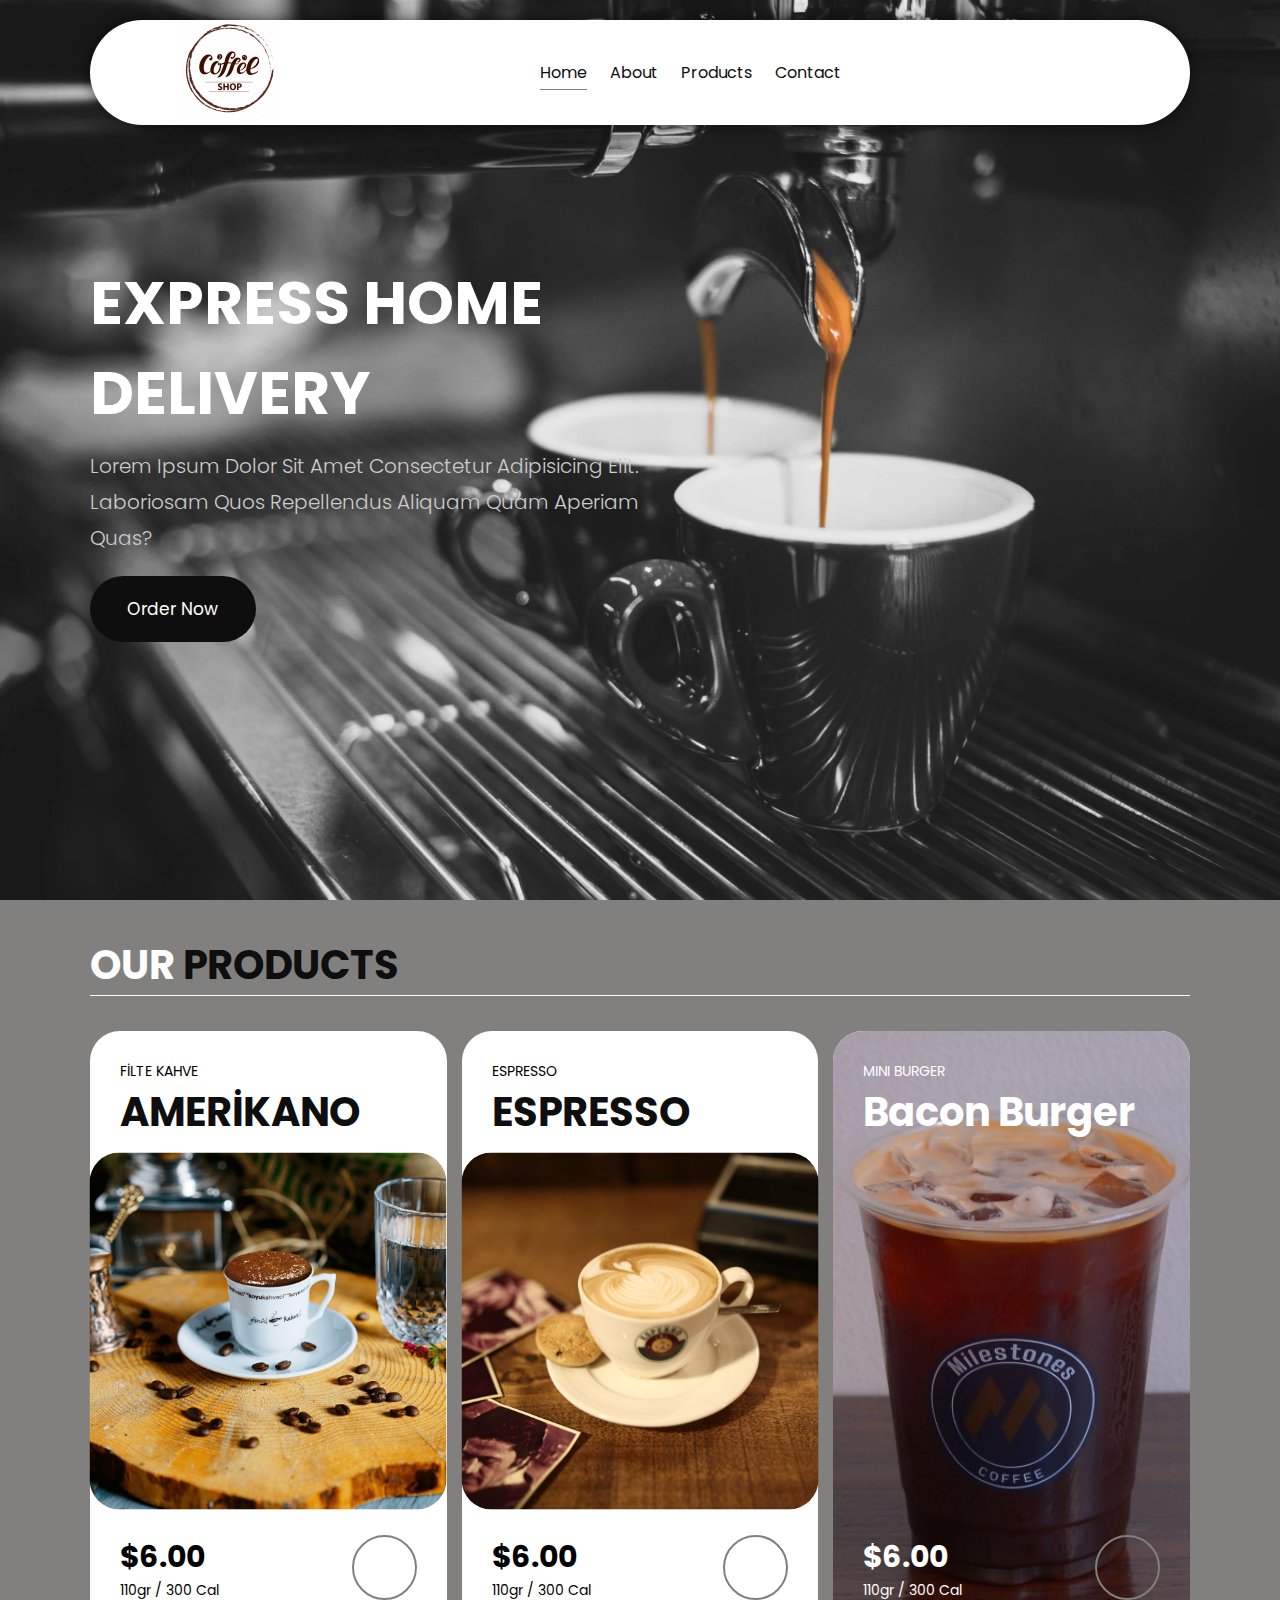
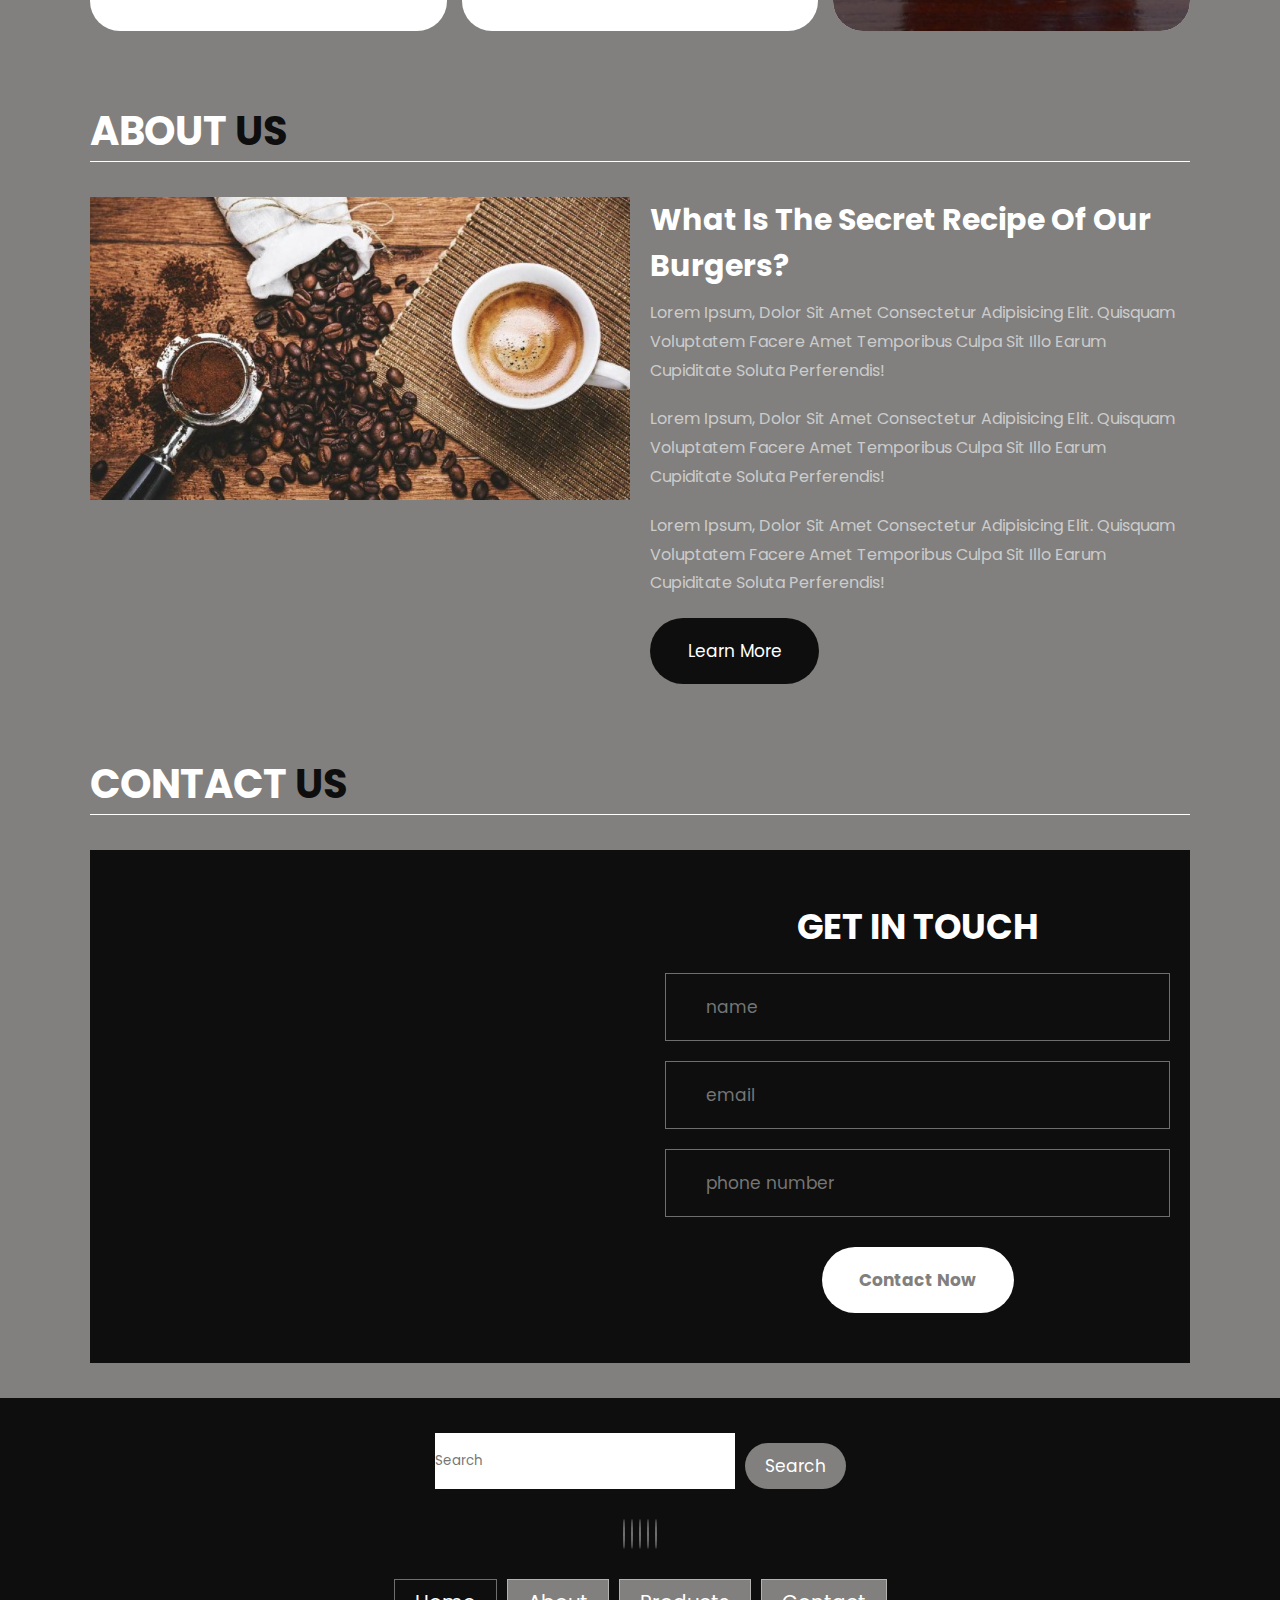
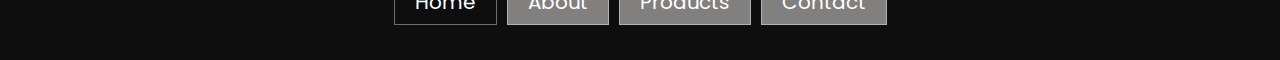
<file: KahveSatisWeb/index.html>
<!DOCTYPE html>
<html lang="en">
  <head>
    <meta charset="UTF-8" />
    <meta http-equiv="X-UA-Compatible" content="IE=edge" />
    <meta name="viewport" content="width=device-width, initial-scale=1.0" />
    <link
      rel="stylesheet"
      href="https://cdnjs.cloudflare.com/ajax/libs/font-awesome/6.1.1/css/all.min.css"
      integrity="sha512-KfkfwYDsLkIlwQp6LFnl8zNdLGxu9YAA1QvwINks4PhcElQSvqcyVLLD9aMhXd13uQjoXtEKNosOWaZqXgel0g=="
      crossorigin="anonymous"
      referrerpolicy="no-referrer"
    />
    <title>Restaurant Web Site</title>
    <link rel="stylesheet" href="styles/style.css" />
  </head>
  <body>
    <!--! header section start  -->
    <header class="header">
      <a href="#" class="logo">
        <img src="images/logo.png" alt="logo" />
      </a>
      <nav class="navbar">
        <a href="index.html" class="active">Home</a>
        <a href="about.html">About</a>
        <a href="products.html">Products</a>    
        <a href="contact.html">Contact</a>
        
      </nav>

      <div class="buttons">
        <button id="menu-btn">
          <i class="fas fa-bars"></i>
        </button>
      </div>
    </header>
    <!--! header section end  -->

    <!--! home section start  -->
    <section class="home" id="home">
      <div class="content">
        <h3>EXPRESS HOME DELIVERY</h3>
        <p>
          Lorem Ipsum Dolor Sit Amet Consectetur Adipisicing Elit. Laboriosam
          Quos Repellendus Aliquam Quam Aperiam Quas?
        </p>
        <a href="#" class="btn">Order Now</a>
      </div>
    </section>
    <!--! home section end  -->

    

    <!--! products section start  -->
    <section class="products" id="products">
      <h1 class="heading">our <span>products</span></h1>
      <div class="box-container">
        <div class="box">
          <div class="box-head">
            <span class="title">FİLTE KAHVE</span>
            <a href="#" class="name">AMERİKANO</a>
          </div>
          <div class="image">
            <img src="images/product-1.png" alt="" />
          </div>
          <div class="box-bottom">
            <div class="info">
              <b class="price">$6.00</b>
              <span class="amount">110gr / 300 Cal</span>
            </div>
            <div class="product-btn">
              <a href="#">
                <i class="fas fa-plus"></i>
              </a>
            </div>
          </div>
        </div>
        <div class="box">
          <div class="box-head">
            <span class="title">ESPRESSO</span>
            <a href="#" class="name">ESPRESSO</a>
          </div>
          <div class="image">
            <img src="images/product-2.png" alt="" />
          </div>
          <div class="box-bottom">
            <div class="info">
              <b class="price">$6.00</b>
              <span class="amount">110gr / 300 Cal</span>
            </div>
            <div class="product-btn">
              <a href="#">
                <i class="fas fa-plus"></i>
              </a>
            </div>
          </div>
        </div>
        <div class="box dark-bg">
          <div class="box-head">
            <span class="title">MINI BURGER</span>
            <a href="#" class="name">Bacon Burger</a>
          </div>
          <div class="image">
            <img src="images/product-3.png" alt="" />
          </div>
          <div class="box-bottom">
            <div class="info">
              <b class="price">$6.00</b>
              <span class="amount">110gr / 300 Cal</span>
            </div>
            <div class="product-btn">
              <a href="#">
                <i class="fas fa-plus"></i>
              </a>
            </div>
          </div>
        </div>
      </div>
    </section>
    <!--! products section end  -->

    <!--! about section start  -->
    <section class="about" id="about">
      <h1 class="heading">about <span>us</span></h1>
      <div class="row">
        <div class="image">
          <img src="images/about.jpg" alt="about" />
        </div>
        <div class="content">
          <h3>What Is The Secret Recipe Of Our Burgers?</h3>
          <p>
            Lorem Ipsum, Dolor Sit Amet Consectetur Adipisicing Elit. Quisquam
            Voluptatem Facere Amet Temporibus Culpa Sit Illo Earum Cupiditate
            Soluta Perferendis!
          </p>
          <p>
            Lorem Ipsum, Dolor Sit Amet Consectetur Adipisicing Elit. Quisquam
            Voluptatem Facere Amet Temporibus Culpa Sit Illo Earum Cupiditate
            Soluta Perferendis!
          </p>
          <p>
            Lorem Ipsum, Dolor Sit Amet Consectetur Adipisicing Elit. Quisquam
            Voluptatem Facere Amet Temporibus Culpa Sit Illo Earum Cupiditate
            Soluta Perferendis!
          </p>
          <a href="#" class="btn">learn more</a>
        </div>
      </div>
    </section>
    <!--! about section end  -->

    

    <!--! contact section start  -->
    <section class="contact" id="contact">
      <h1 class="heading">contact <span>us</span></h1>
      <div class="row">
        <iframe
          class="map"
          src="https://www.google.com/maps/embed?pb=!1m18!1m12!1m3!1d12037.852231349814!2d28.985091699999998!3d41.03700175!2m3!1f0!2f0!3f0!3m2!1i1024!2i768!4f13.1!3m3!1m2!1s0x14cab7650656bd63%3A0x8ca058b28c20b6c3!2zVGFrc2ltIE1leWRhbsSxLCBHw7xtw7zFn3N1eXUsIDM0NDM1IEJleW_En2x1L8Swc3RhbmJ1bA!5e0!3m2!1str!2str!4v1652655842555!5m2!1str!2str"
          loading="lazy"
          referrerpolicy="no-referrer-when-downgrade"
        ></iframe>
        <form>
          <h3>get in touch</h3>
          <div class="inputBox">
            <i class="fas fa-user"></i>
            <input type="text" placeholder="name" />
          </div>
          <div class="inputBox">
            <i class="fas fa-envelope"></i>
            <input type="email" placeholder="email" />
          </div>
          <div class="inputBox">
            <i class="fas fa-phone"></i>
            <input type="number" placeholder="phone number" />
          </div>
          <input type="submit" class="btn" value="contact now" />
        </form>
      </div>
    </section>
    <!--! contact section end  -->

    

    <!--! footer section start  -->
    <section class="footer">
      <div class="search">
        <input type="text" class="search-input" placeholder="Search" />
        <button class="btn btn-primary">search</button>
      </div>
      <div class="share">
        <a href="#" class="fab fa-facebook"></a>
        <a href="#" class="fab fa-twitter"></a>
        <a href="#" class="fab fa-instagram"></a>
        <a href="#" class="fab fa-linkedin"></a>
        <a href="#" class="fab fa-pinterest"></a>
      </div>

      <div class="links">
        <a href="#" class="active">Home</a>
        <a href="#">About</a>
        <a href="#">Products</a>
        <a href="#">Contact</a>
      </div>     
    </section>
    <!--! footer section end  -->

    <script src="js/script.js"></script>
  </body>
</html>
</file>
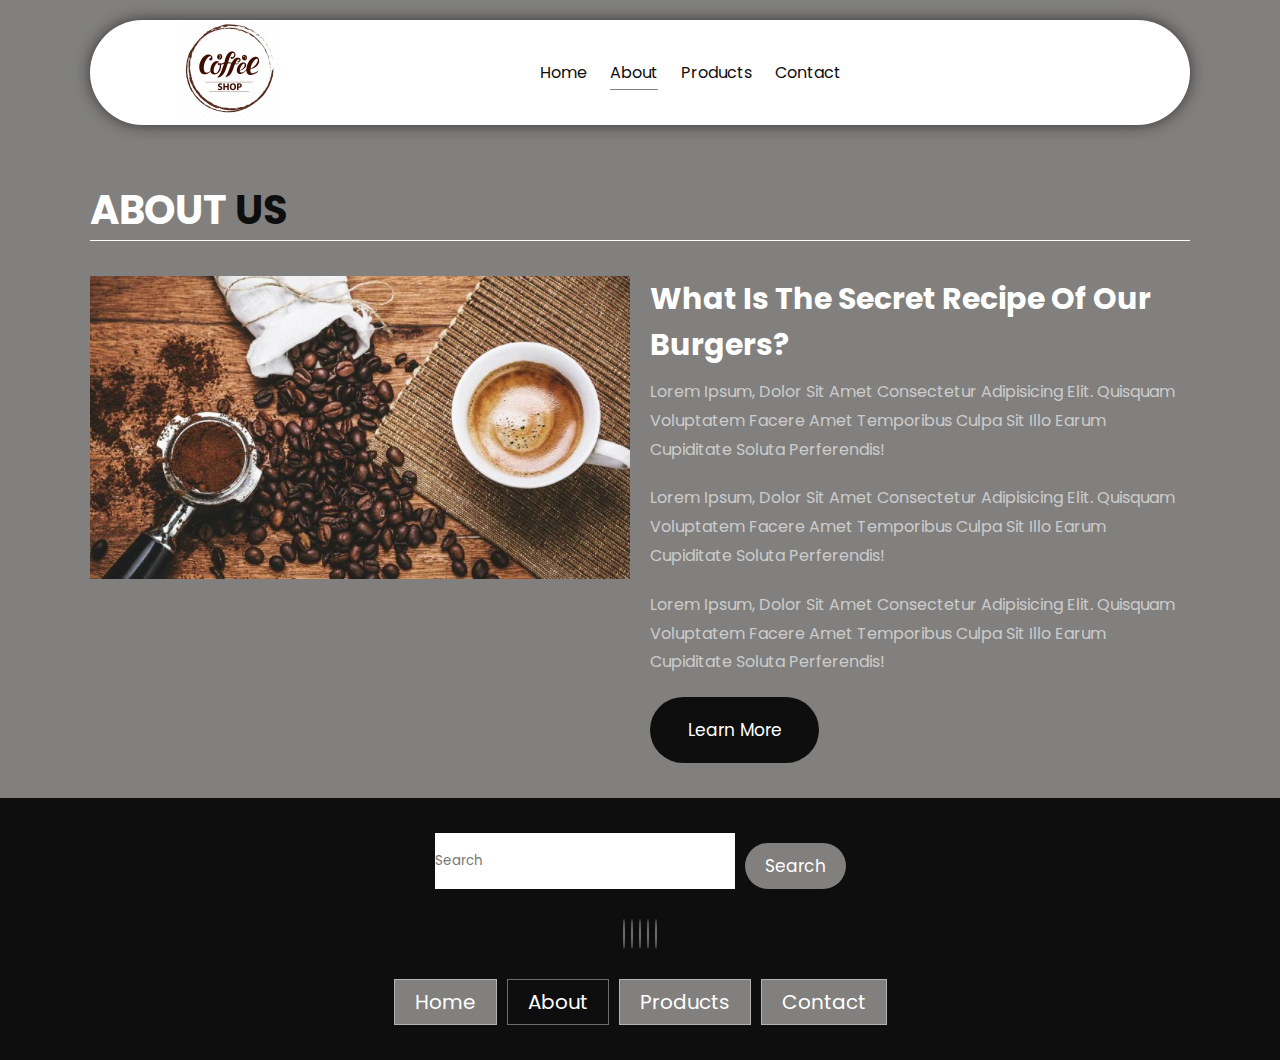
<file: KahveSatisWeb/about.html>
<!DOCTYPE html>
<html lang="en">
  <head>
    <meta charset="UTF-8" />
    <meta http-equiv="X-UA-Compatible" content="IE=edge" />
    <meta name="viewport" content="width=device-width, initial-scale=1.0" />
    <link
      rel="stylesheet"
      href="https://cdnjs.cloudflare.com/ajax/libs/font-awesome/6.1.1/css/all.min.css"
      integrity="sha512-KfkfwYDsLkIlwQp6LFnl8zNdLGxu9YAA1QvwINks4PhcElQSvqcyVLLD9aMhXd13uQjoXtEKNosOWaZqXgel0g=="
      crossorigin="anonymous"
      referrerpolicy="no-referrer"
    />
    <title>Restaurant Web Site</title>
    <link rel="stylesheet" href="styles/style.css" />
  </head>
  <body>
    <!--! header section start  -->
    <header class="header">
      <a href="#" class="logo">
        <img src="images/logo.png" alt="logo" />
      </a>
      <nav class="navbar">
        <a href="index.html" >Home</a>
        <a href="about.html" class="active">About</a>
        <a href="products.html">Products</a>    
        <a href="contact.html">Contact</a>
        
      </nav>

      <div class="buttons">
        <button id="menu-btn">
          <i class="fas fa-bars"></i>
        </button>
      </div>
    </header>
    <!--! header section end  -->

    

    

    

    <!--! about section start  -->
    <section class="about" id="about">
      <h1 class="heading">about <span>us</span></h1>
      <div class="row">
        <div class="image">
          <img src="images/about.jpg" alt="about" />
        </div>
        <div class="content">
          <h3>What Is The Secret Recipe Of Our Burgers?</h3>
          <p>
            Lorem Ipsum, Dolor Sit Amet Consectetur Adipisicing Elit. Quisquam
            Voluptatem Facere Amet Temporibus Culpa Sit Illo Earum Cupiditate
            Soluta Perferendis!
          </p>
          <p>
            Lorem Ipsum, Dolor Sit Amet Consectetur Adipisicing Elit. Quisquam
            Voluptatem Facere Amet Temporibus Culpa Sit Illo Earum Cupiditate
            Soluta Perferendis!
          </p>
          <p>
            Lorem Ipsum, Dolor Sit Amet Consectetur Adipisicing Elit. Quisquam
            Voluptatem Facere Amet Temporibus Culpa Sit Illo Earum Cupiditate
            Soluta Perferendis!
          </p>
          <a href="#" class="btn">learn more</a>
        </div>
      </div>
    </section>
    <!--! about section end  -->

    

    

    

    <!--! footer section start  -->
    <section class="footer">
      <div class="search">
        <input type="text" class="search-input" placeholder="Search" />
        <button class="btn btn-primary">search</button>
      </div>
      <div class="share">
        <a href="#" class="fab fa-facebook"></a>
        <a href="#" class="fab fa-twitter"></a>
        <a href="#" class="fab fa-instagram"></a>
        <a href="#" class="fab fa-linkedin"></a>
        <a href="#" class="fab fa-pinterest"></a>
      </div>

      <div class="links">
        <a href="#" >Home</a>
        <a href="#" class="active">About</a>
        <a href="#">Products</a>
        <a href="#">Contact</a>
      </div>     
    </section>
    <!--! footer section end  -->

    <script src="js/script.js"></script>
  </body>
</html>
</file>
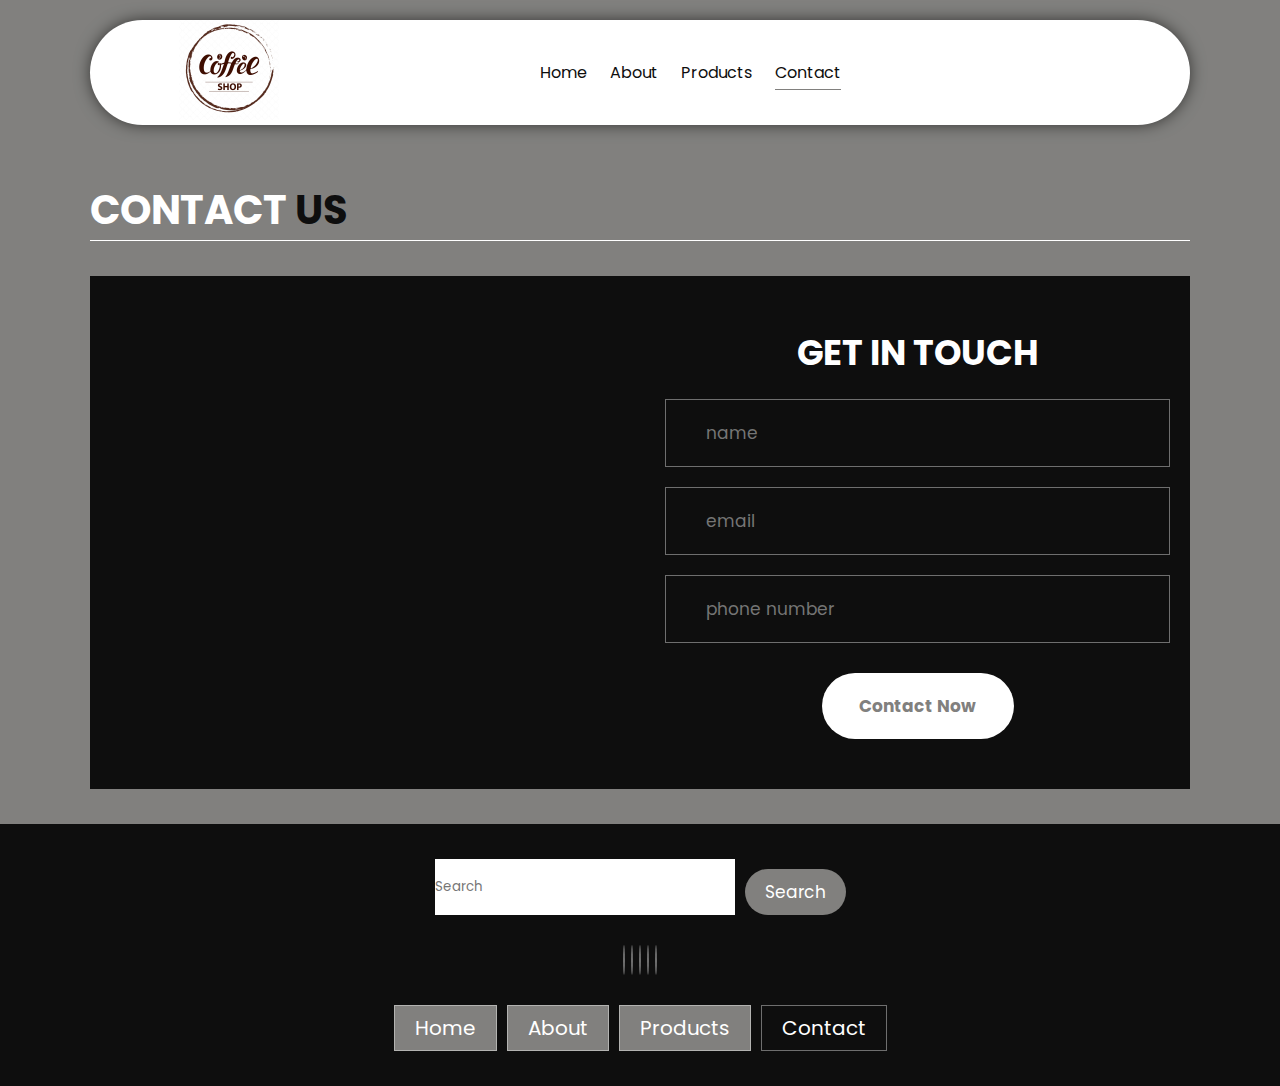
<file: KahveSatisWeb/contact.html>
<!DOCTYPE html>
<!DOCTYPE html>
<html lang="en">
  <head>
    <meta charset="UTF-8" />
    <meta http-equiv="X-UA-Compatible" content="IE=edge" />
    <meta name="viewport" content="width=device-width, initial-scale=1.0" />
    <link
      rel="stylesheet"
      href="https://cdnjs.cloudflare.com/ajax/libs/font-awesome/6.1.1/css/all.min.css"
      integrity="sha512-KfkfwYDsLkIlwQp6LFnl8zNdLGxu9YAA1QvwINks4PhcElQSvqcyVLLD9aMhXd13uQjoXtEKNosOWaZqXgel0g=="
      crossorigin="anonymous"
      referrerpolicy="no-referrer"
    />
    <title>Restaurant Web Site</title>
    <link rel="stylesheet" href="styles/style.css" />
  </head>
  <body>
    <!--! header section start  -->
    <header class="header">
      <a href="#" class="logo">
        <img src="images/logo.png" alt="logo" />
      </a>
      <nav class="navbar">
        <a href="index.html" >Home</a>
        <a href="about.html">About</a>
        <a href="products.html" >Products</a>    
        <a href="contact.html" class="active">Contact</a>
        
      </nav>

      <div class="buttons">
        <button id="menu-btn">
          <i class="fas fa-bars"></i>
        </button>
      </div>
    </header>
    <!--! header section end  -->

    <!--! contact section start  -->
    <section class="contact" id="contact">
      <h1 class="heading">contact <span>us</span></h1>
      <div class="row">
        <iframe
          class="map"
          src="https://www.google.com/maps/embed?pb=!1m18!1m12!1m3!1d12037.852231349814!2d28.985091699999998!3d41.03700175!2m3!1f0!2f0!3f0!3m2!1i1024!2i768!4f13.1!3m3!1m2!1s0x14cab7650656bd63%3A0x8ca058b28c20b6c3!2zVGFrc2ltIE1leWRhbsSxLCBHw7xtw7zFn3N1eXUsIDM0NDM1IEJleW_En2x1L8Swc3RhbmJ1bA!5e0!3m2!1str!2str!4v1652655842555!5m2!1str!2str"
          loading="lazy"
          referrerpolicy="no-referrer-when-downgrade"
        ></iframe>
        <form>
          <h3>get in touch</h3>
          <div class="inputBox">
            <i class="fas fa-user"></i>
            <input type="text" placeholder="name" />
          </div>
          <div class="inputBox">
            <i class="fas fa-envelope"></i>
            <input type="email" placeholder="email" />
          </div>
          <div class="inputBox">
            <i class="fas fa-phone"></i>
            <input type="number" placeholder="phone number" />
          </div>
          <input type="submit" class="btn" value="contact now" />
        </form>
      </div>
    </section>
    <!--! contact section end  -->

    

    

    

    

    

    

    <!--! footer section start  -->
    <section class="footer">
      <div class="search">
        <input type="text" class="search-input" placeholder="Search" />
        <button class="btn btn-primary">search</button>
      </div>
      <div class="share">
        <a href="#" class="fab fa-facebook"></a>
        <a href="#" class="fab fa-twitter"></a>
        <a href="#" class="fab fa-instagram"></a>
        <a href="#" class="fab fa-linkedin"></a>
        <a href="#" class="fab fa-pinterest"></a>
      </div>

      <div class="links">
        <a href="#" >Home</a>
        <a href="#">About</a>
        <a href="#">Products</a>
        <a href="#" class="active">Contact</a>
      </div>     
    </section>
    <!--! footer section end  -->

    <script src="js/script.js"></script>
  </body>
</html>
</file>
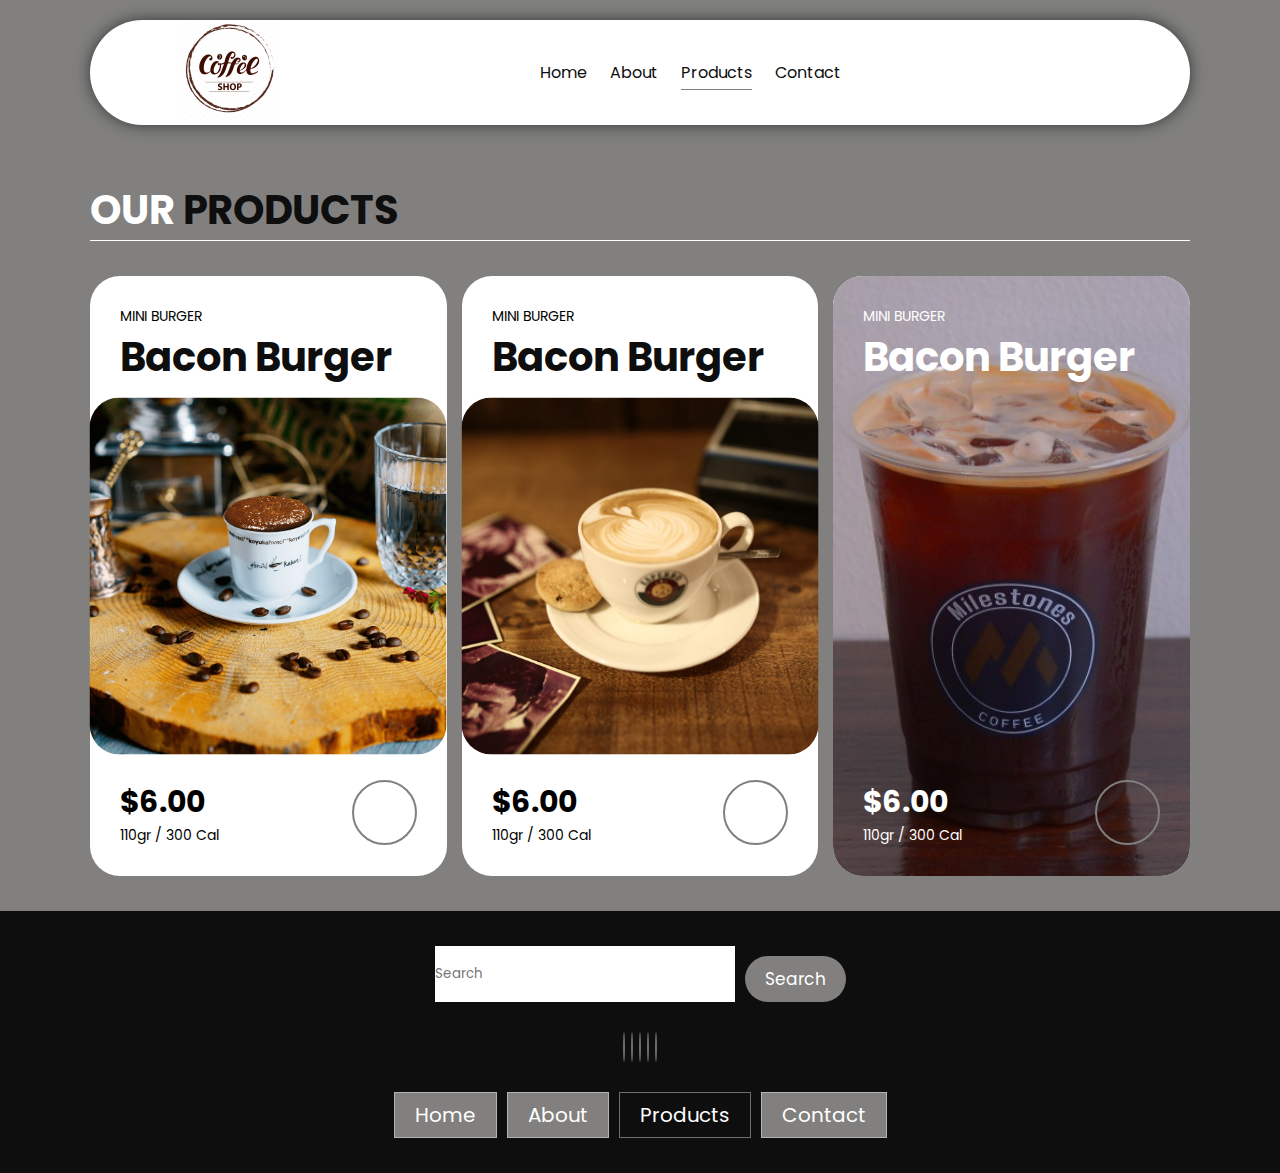
<file: KahveSatisWeb/products.html>
<!DOCTYPE html>
<html lang="en">
  <head>
    <meta charset="UTF-8" />
    <meta http-equiv="X-UA-Compatible" content="IE=edge" />
    <meta name="viewport" content="width=device-width, initial-scale=1.0" />
    <link
      rel="stylesheet"
      href="https://cdnjs.cloudflare.com/ajax/libs/font-awesome/6.1.1/css/all.min.css"
      integrity="sha512-KfkfwYDsLkIlwQp6LFnl8zNdLGxu9YAA1QvwINks4PhcElQSvqcyVLLD9aMhXd13uQjoXtEKNosOWaZqXgel0g=="
      crossorigin="anonymous"
      referrerpolicy="no-referrer"
    />
    <title>Restaurant Web Site</title>
    <link rel="stylesheet" href="styles/style.css" />
  </head>
  <body>
    <!--! header section start  -->
    <header class="header">
      <a href="#" class="logo">
        <img src="images/logo.png" alt="logo" />
      </a>
      <nav class="navbar">
        <a href="index.html" >Home</a>
        <a href="about.html" >About</a>
        <a href="products.html" class="active">Products</a>    
        <a href="contact.html">Contact</a>
        
      </nav>

      <div class="buttons">
        <button id="menu-btn">
          <i class="fas fa-bars"></i>
        </button>
      </div>
    </header>
    <!--! header section end  -->

    <!--! products section start  -->
    <section class="products" id="products">
      <h1 class="heading">our <span>products</span></h1>
      <div class="box-container">
        <div class="box">
          <div class="box-head">
            <span class="title">MINI BURGER</span>
            <a href="#" class="name">Bacon Burger</a>
          </div>
          <div class="image">
            <img src="images/product-1.png" alt="" />
          </div>
          <div class="box-bottom">
            <div class="info">
              <b class="price">$6.00</b>
              <span class="amount">110gr / 300 Cal</span>
            </div>
            <div class="product-btn">
              <a href="#">
                <i class="fas fa-plus"></i>
              </a>
            </div>
          </div>
        </div>
        <div class="box">
          <div class="box-head">
            <span class="title">MINI BURGER</span>
            <a href="#" class="name">Bacon Burger</a>
          </div>
          <div class="image">
            <img src="images/product-2.png" alt="" />
          </div>
          <div class="box-bottom">
            <div class="info">
              <b class="price">$6.00</b>
              <span class="amount">110gr / 300 Cal</span>
            </div>
            <div class="product-btn">
              <a href="#">
                <i class="fas fa-plus"></i>
              </a>
            </div>
          </div>
        </div>
        <div class="box dark-bg">
          <div class="box-head">
            <span class="title">MINI BURGER</span>
            <a href="#" class="name">Bacon Burger</a>
          </div>
          <div class="image">
            <img src="images/product-3.png" alt="" />
          </div>
          <div class="box-bottom">
            <div class="info">
              <b class="price">$6.00</b>
              <span class="amount">110gr / 300 Cal</span>
            </div>
            <div class="product-btn">
              <a href="#">
                <i class="fas fa-plus"></i>
              </a>
            </div>
          </div>
        </div>
      </div>
    </section>
    <!--! products section end  -->

    

    

    
    

    

    

    <!--! footer section start  -->
    <section class="footer">
      <div class="search">
        <input type="text" class="search-input" placeholder="Search" />
        <button class="btn btn-primary">search</button>
      </div>
      <div class="share">
        <a href="#" class="fab fa-facebook"></a>
        <a href="#" class="fab fa-twitter"></a>
        <a href="#" class="fab fa-instagram"></a>
        <a href="#" class="fab fa-linkedin"></a>
        <a href="#" class="fab fa-pinterest"></a>
      </div>

      <div class="links">
        <a href="#" >Home</a>
        <a href="#">About</a>
        <a href="#" class="active">Products</a>
        <a href="#">Contact</a>
      </div>     
    </section>
    <!--! footer section end  -->

    <script src="js/script.js"></script>
  </body>
</html>
</file>
<file: KahveSatisWeb/styles/style.css>
@import url("https://fonts.googleapis.com/css2?family=Poppins:wght@100;300;400;500;600&display=swap");

:root {
  --main-color: #81807e;
  --black-color: #0e0e0e;
  --border: 0.1rem solid rgba(255, 255, 255, 0.4);
}

* {
  font-family: "Poppins", sans-serif;
  margin: 0;
  padding: 0;
  box-sizing: border-box;
  outline: none;
  border: none;
  text-decoration: none;
  text-transform: capitalize;
  transition: 0.2s ease;
}

/*! base html codes  */
html {
  font-size: 62.5%;
  scroll-padding-top: 9rem;
  scroll-behavior: smooth;
  overflow-x: hidden;
}

html::-webkit-scrollbar {
  width: 0.8rem;
  background-color: white;
}

html::-webkit-scrollbar-track {
  background-color: transparent;
}

html::-webkit-scrollbar-thumb {
  border-radius: 3rem;
  background-color: var(--black-color);
}

body {
  background-color: var(--main-color);
  overflow-x: hidden;
}

section {
  padding: 3.5rem 7%;
}

a {
  color: var(--black-color);
  text-decoration: none;
}

.btn {
  margin-top: 1rem;
  display: inline-block;
  padding: 2rem 3.75rem;
  border-radius: 30rem;
  font-size: 1.7rem;
  color: #fff;
  background-color: var(--black-color);
  cursor: pointer;
}

.btn:hover {
  opacity: 0.9;
}

.heading {
  color: #fff;
  text-transform: uppercase;
  font-size: 4rem;
  margin-bottom: 3.5rem;
  border-bottom: 0.1rem solid #fff;
}

.heading span {
  color: var(--black-color);
  text-transform: uppercase;
}



/*! header start  */





.header .logo img {
  height: 10rem;
}

.header {
  background-color: #fff;
  display: flex;
  align-items: center;
  justify-content: space-between;
  padding: 0 7%;
  margin: 2rem 7%;
  border-radius: 30rem;
  box-shadow: 0px 0px 17px -2px rgba(0, 0, 0, 0.75);
  position: sticky;
  top: 0;
  z-index: 1000;
}

.header .navbar a {
  margin: 0 1rem;
  font-size: 1.6rem;
  color: var(--black-color);
  border-bottom: 0.1rem solid transparent;
}

.header .navbar .active,
.header .navbar a:hover {
  border-color: var(--main-color);
  padding-bottom: 0.5rem;
}

.header .buttons button {
  cursor: pointer;
  font-size: 2.5rem;
  margin-left: 2rem;
  background-color: transparent;
  color: var(--black-color);
}


.header #menu-btn {
  display: none;
}

/*! header end  */

/*! home start  */
.home {
  min-height: 100vh;
  background: url(../images/home.jpg) no-repeat;
  background-size: cover;
  background-position: center;
  margin-top: -14.5rem;
  display: flex;
  align-items: center;
}

.home .content {
  max-width: 60rem;
}

.home .content h3 {
  font-size: 6rem;
  color: #fff;
}

.home .content p {
  font-size: 2rem;
  font-weight: 300;
  line-height: 1.8;
  padding: 1rem 0;
  color: #ccc;
}
/*! home end  */



/*! producst start  */
.products .box-container {
  display: grid;
  grid-template-columns: repeat(auto-fit, minmax(30rem, 1fr));
  gap: 1.5rem;
}

.products .box-container .box {
  text-align: center;
  background-color: #fff;
  position: relative;
  border-radius: 3rem;
  height: 60rem;
  display: flex;
  flex-direction: column;
  justify-content: space-between;
  padding: 3rem;
}

.products .box-container .box .box-head {
  display: flex;
  flex-direction: column;
  align-items: flex-start;
  position: relative;
  z-index: 10;
}

.products .box-container .box .box-head .title {
  font-size: 1.4rem;
}

.products .box-container .box .box-head .name {
  font-size: 4rem;
  font-weight: bold;
  text-align: start;
  overflow-wrap: anywhere;
}

.products .box-container .dark-bg .box-head .name,
.products .box-container .dark-bg .box-head .title {
  color: #fff;
}

.products .box-container img {
  position: absolute;
  top: 50%;
  left: 50%;
  width: 100%;
  object-fit: cover;
  transform: translate(-50%, -50%);
  border-radius: 3rem;
}

.products .box-container .dark-bg img {
  top: 0;
  left: 0;
  width: 100%;
  height: 100%;
  transform: unset;
}

.products .box-container .box-bottom {
  display: flex;
  justify-content: space-between;
  align-items: center;
  position: relative;
  z-index: 10;
}

.products .box-container .box-bottom .info {
  display: flex;
  flex-direction: column;
  align-items: flex-start;
}

.products .box-container .box-bottom .info .price {
  font-size: 3rem;
}

.products .box-container .box-bottom .info .amount {
  font-size: 1.4rem;
}

.products .box-container .dark-bg .box-bottom .info .price,
.products .box-container .dark-bg .box-bottom .info .amount {
  color: #fff;
}

.products .box-container .box-bottom .product-btn a {
  display: flex;
  align-items: center;
  justify-content: center;
  border-radius: 50%;
  width: 6.5rem;
  height: 6.5rem;
  border: 0.2rem solid var(--main-color);
}

.products .box-container .box-bottom .product-btn a i {
  font-size: 1.6rem;
  color: var(--main-color);
}

/*! producst end  */

/*! about start  */
.about .row {
  display: flex;
  flex-wrap: wrap;
  column-gap: 2rem;
}

.about .row .image {
  flex: 1 1 45rem;
}

.about .row img {
  width: 100%;
}

.about .row .content {
  flex: 1 1 45rem;
}

.about .row .content h3 {
  font-size: 3rem;
  color: #fff;
}

.about .row .content p {
  font-size: 1.6rem;
  color: #ccc;
  padding: 1rem 0;
  line-height: 1.8;
}

/*! about end  */



/*! contact start  */
.contact .row {
  display: flex;
  background-color: var(--black-color);
  flex-wrap: wrap;
  gap: 1rem;
}

.contact .row .map {
  flex: 1 1 45rem;
  width: 100%;
  object-fit: cover;
}
.contact .row form {
  flex: 1 1 45rem;
  padding: 5rem 2rem;
  text-align: center;
}

.contact .row form h3 {
  text-transform: uppercase;
  font-size: 3.5rem;
  color: #fff;
}

.contact .row form .inputBox {
  display: flex;
  align-items: center;
  margin: 2rem 0;
  border: var(--border);
}

.contact .row form .inputBox i {
  color: #fff;
  font-size: 2rem;
  padding-left: 2rem;
}

.contact .row form .inputBox input {
  width: 100%;
  padding: 2rem;
  font-size: 1.7rem;
  color: #fff;
  text-transform: none;
  background-color: transparent;
}

.contact .row form .btn {
  color: var(--main-color);
  background-color: #fff;
  font-weight: bold;
}

/*! contact end  */



/*! footer start  */
.footer {
  background-color: var(--black-color);
  text-align: center;
}

.footer .search {
  display: flex;
  justify-content: center;
}

.footer .search .search-input {
  width: 30rem;
}

.footer .search .btn-primary {
  background-color: var(--main-color);
  padding: 1rem 2rem;
  margin-left: 1rem;
}

.footer .share {
  padding: 2rem 0;
}

.footer .share a {
  width: 5rem;
  height: 5rem;
  line-height: 5rem;
  color: #fff;
  font-size: 2rem;
  border: var(--border);
  border-radius: 50%;
  margin: 0.3rem;
}

.footer .share a:hover {
  background-color: var(--main-color);
}

.footer .links {
  display: flex;
  justify-content: center;
  flex-wrap: wrap;
  gap: 1rem;
}

.footer .links a {
  background-color: var(--main-color);
  padding: 0.7rem 2rem;
  color: #fff;
  font-size: 2rem;
  border: var(--border);
}

.footer .links a:hover {
  background-color: var(--black-color);
  opacity: 0.7;
}

.footer .links a.active {
  background-color: var(--black-color);
}

/*! footer end  */

/*! responsive start  */
@media (max-width: 991px) {
  html {
    font-size: 55%;
  }

  .header {
    padding: 1.5rem 2rem;
  }

  .header .logo img {
    height: 7rem;
  }

  section {
    padding: 2rem;
  }

  .products .box-container .box .box-head .name {
    font-size: 3.4rem;
  }
}

@media (max-width: 768px) {
  .header #menu-btn {
    display: inline-block;
  }

  .header .navbar {
    position: absolute;
    top: 95%;
    background-color: #fff;
    height: calc(100vh - 9rem);
    width: 30rem;
    box-shadow: 0px 20px 14px 0px rgb(0 0 0 / 75%);
    right: -100%;
  }

  .header .navbar.active {
    right: 3rem;
  }

  .header .navbar a {
    color: var(--black-color);
    display: block;
    margin: 1.5rem;
    padding: 0.5rem;
    font-size: 2rem;
  }
}

@media (max-width: 576px) {
  html {
    font-size: 50%;
  }

  .header .search-form {
    width: 30rem;
  }
}

/*! responsive end  */
</file>
